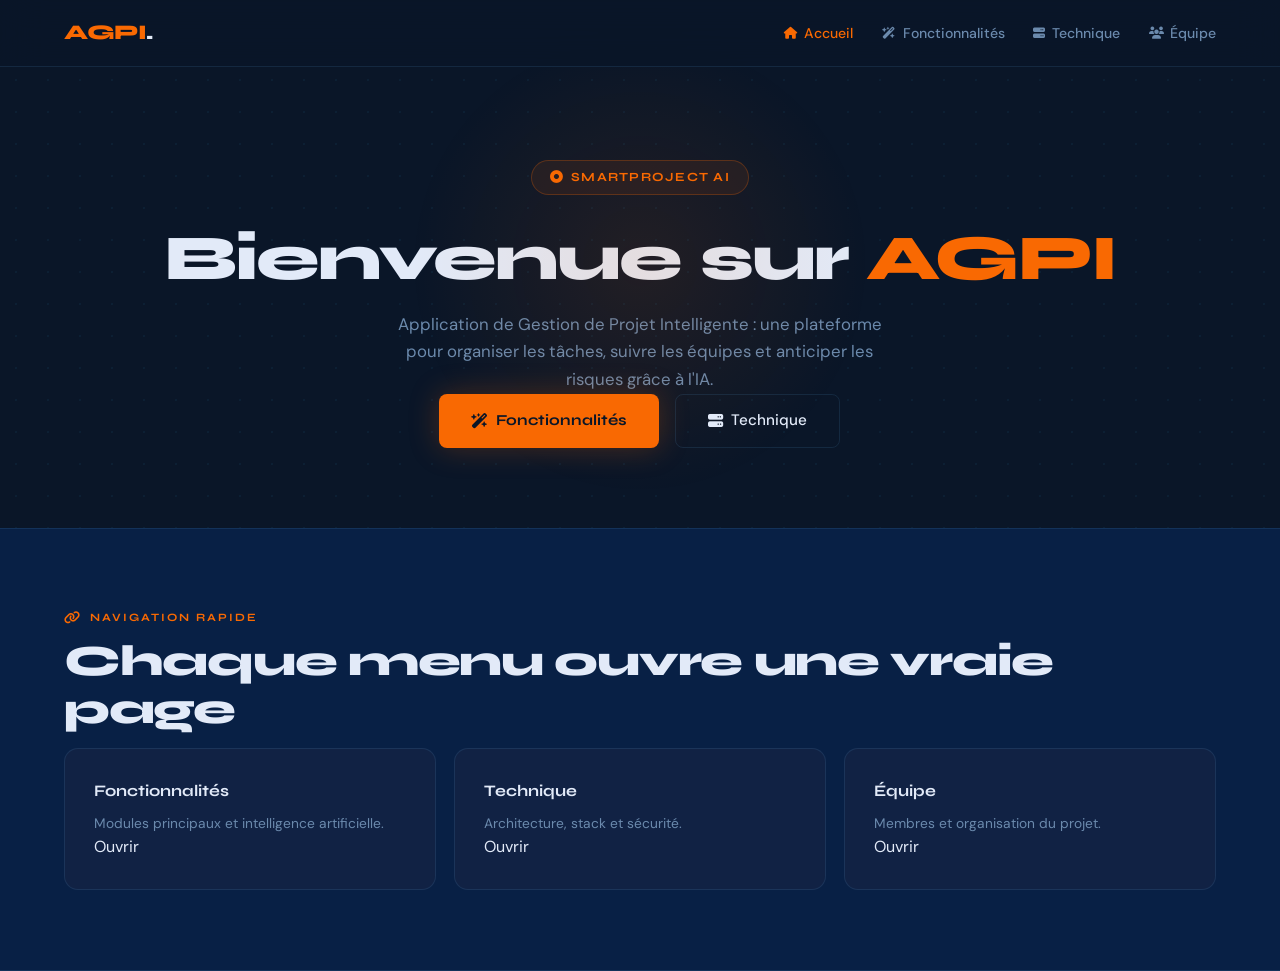
<file: index.html>
<!DOCTYPE html>
<html lang="fr">
<head>
  <meta charset="UTF-8" />
  <meta name="viewport" content="width=device-width, initial-scale=1.0" />
  <title>AGPI — Accueil</title>
  <link rel="preconnect" href="https://fonts.googleapis.com" />
  <link rel="preconnect" href="https://fonts.gstatic.com" crossorigin />
  <link href="https://fonts.googleapis.com/css2?family=Syne:wght@400;600;700;800&family=DM+Sans:wght@300;400;500&display=swap" rel="stylesheet" />
  <link rel="stylesheet" href="https://cdnjs.cloudflare.com/ajax/libs/font-awesome/6.5.1/css/all.min.css" />
  <link rel="stylesheet" href="style.css" />
</head>
<body>
<nav class="page-nav">
  <a href="index.html" class="nav-logo">AGPI<span>.</span></a>
  <ul class="nav-links">
    <li><a href="index.html" class="active"><i class="fa-solid fa-house"></i> Accueil</a></li>
    <li><a href="pages/fonctionnalites.html"><i class="fa-solid fa-wand-magic-sparkles"></i> Fonctionnalités</a></li>
    <li><a href="pages/technique.html"><i class="fa-solid fa-server"></i> Technique</a></li>
    <li><a href="pages/equipe.html"><i class="fa-solid fa-users"></i> Équipe</a></li>
  </ul>
</nav>

<section class="page-hero">
  <div class="hero-glow"></div>
  <div>
    <div class="hero-badge"><i class="fa-solid fa-circle-dot"></i> SmartProject AI</div>
    <h1>Bienvenue sur <span class="line-accent">AGPI</span></h1>
    <p>Application de Gestion de Projet Intelligente : une plateforme pour organiser les tâches, suivre les équipes et anticiper les risques grâce à l'IA.</p>
    <div class="hero-actions">
      <a href="pages/fonctionnalites.html" class="btn-primary"><i class="fa-solid fa-wand-magic-sparkles"></i> Fonctionnalités</a>
      <a href="pages/technique.html" class="btn-ghost"><i class="fa-solid fa-server"></i> Technique</a>
    </div>
  </div>
</section>

<section class="section-surface">
  <p class="section-label"><i class="fa-solid fa-link"></i> Navigation rapide</p>
  <h2 class="section-title">Chaque menu ouvre une vraie page</h2>
  <div class="features-grid">
    <div class="feature-card"><h3>Fonctionnalités</h3><p>Modules principaux et intelligence artificielle.</p><a href="pages/fonctionnalites.html">Ouvrir</a></div>
    <div class="feature-card"><h3>Technique</h3><p>Architecture, stack et sécurité.</p><a href="pages/technique.html">Ouvrir</a></div>
    <div class="feature-card"><h3>Équipe</h3><p>Membres et organisation du projet.</p><a href="pages/equipe.html">Ouvrir</a></div>
  </div>
</section>
</body>
</html>
</file>
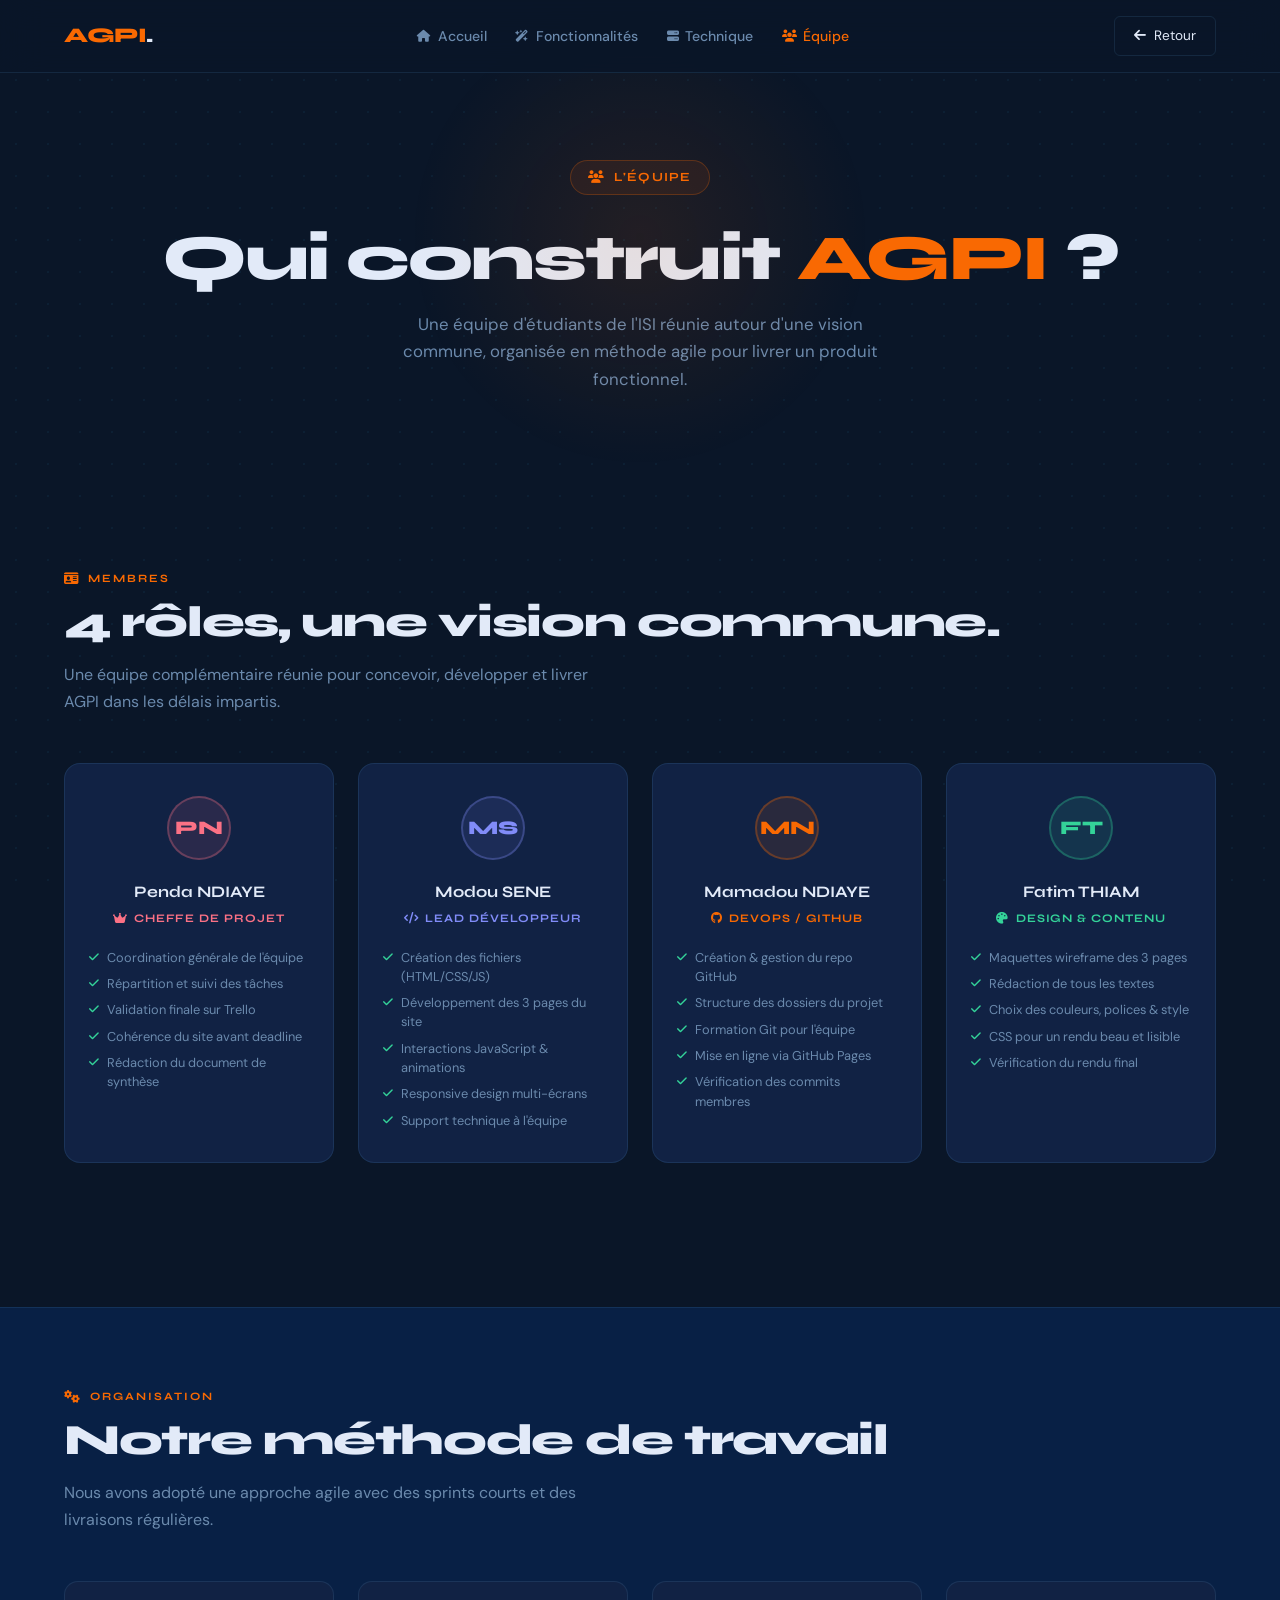
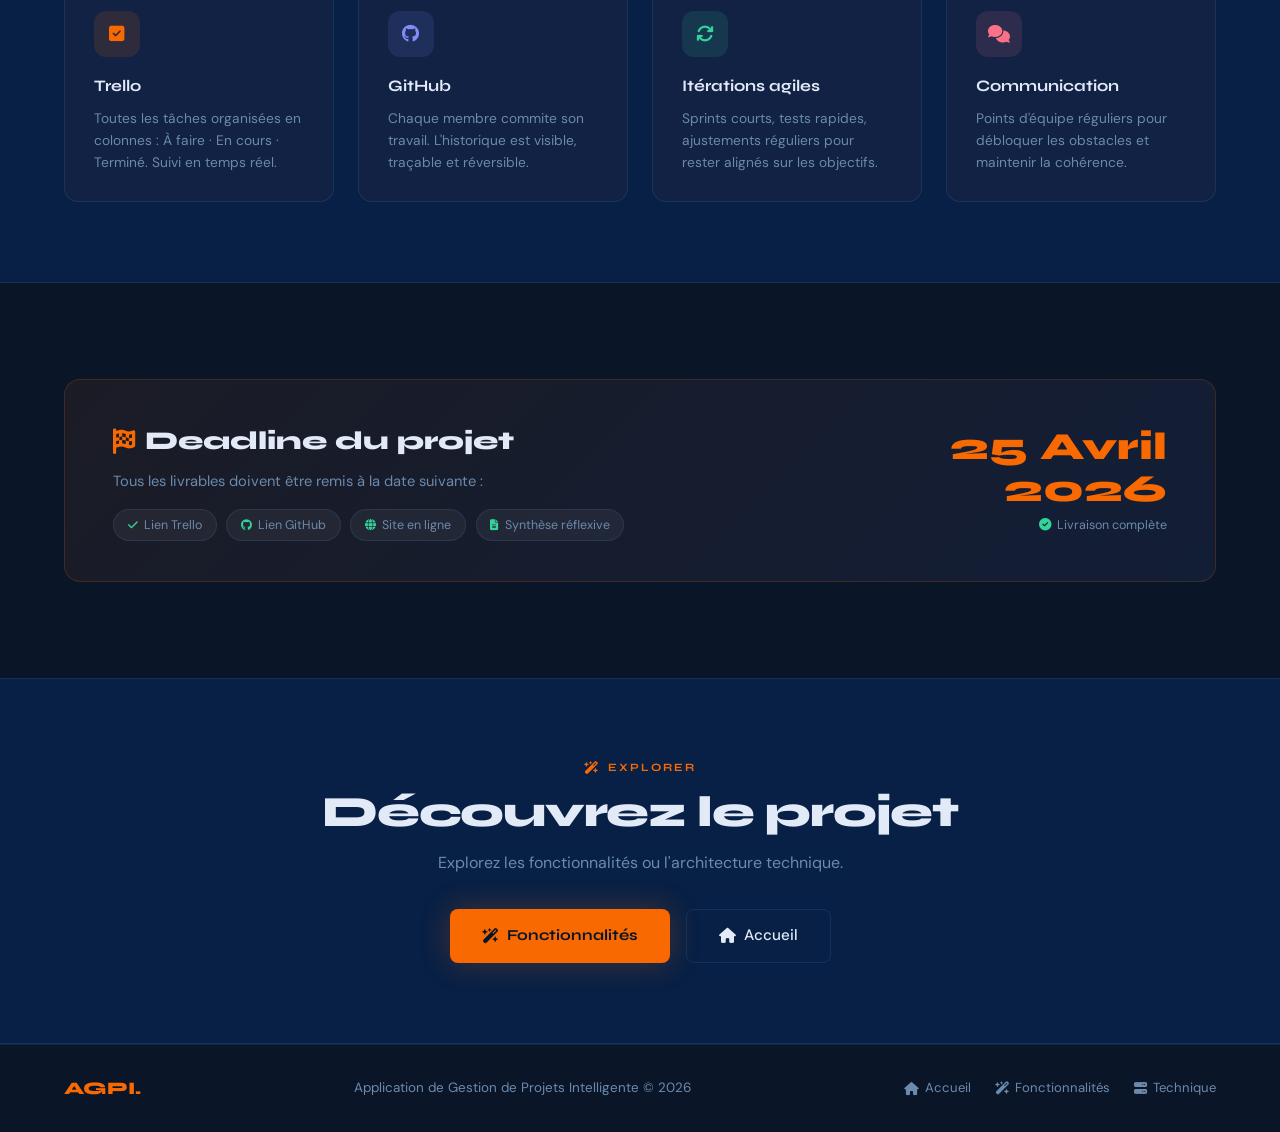
<file: pages/equipe.html>
<!DOCTYPE html>
<html lang="fr">
<head>
  <meta charset="UTF-8"/>
  <meta name="viewport" content="width=device-width, initial-scale=1.0"/>
  <title>Équipe — AGPI</title>
  <link rel="preconnect" href="https://fonts.googleapis.com"/>
  <link rel="preconnect" href="https://fonts.gstatic.com" crossorigin/>
  <link href="https://fonts.googleapis.com/css2?family=Syne:wght@400;600;700;800&family=DM+Sans:ital,opsz,wght@0,9..40,300;0,9..40,400;0,9..40,500;1,9..40,300&display=swap" rel="stylesheet"/>
  <link rel="stylesheet" href="https://cdnjs.cloudflare.com/ajax/libs/font-awesome/6.5.1/css/all.min.css"/>
  <link rel="stylesheet" href="../style.css"/>
</head>
<body>

<!-- NAV -->
<nav class="page-nav">
  <a href="../index.html" class="nav-logo">AGPI<span>.</span></a>
  <ul class="nav-links">
    <li><a href="../index.html"><i class="fa-solid fa-house"></i> Accueil</a></li>
    <li><a href="fonctionnalites.html"><i class="fa-solid fa-wand-magic-sparkles"></i> Fonctionnalités</a></li>
    <li><a href="technique.html"><i class="fa-solid fa-server"></i> Technique</a></li>
    <li><a href="equipe.html" class="active"><i class="fa-solid fa-users"></i> Équipe</a></li>
  </ul>
  <a href="../index.html" class="nav-back"><i class="fa-solid fa-arrow-left"></i> Retour</a>
</nav>

<!-- PAGE HERO -->
<section class="page-hero">
  <div class="hero-glow"></div>
  <div>
    <div class="hero-badge"><i class="fa-solid fa-users"></i> L'équipe</div>
    <h1>Qui construit <span class="line-accent">AGPI</span> ?</h1>
    <p>Une équipe d'étudiants de l'ISI réunie autour d'une vision commune, organisée en méthode agile pour livrer un produit fonctionnel.</p>
  </div>
</section>

<!-- MEMBRES -->
<section>
  <div style="max-width:1160px;margin:0 auto">
    <p class="section-label reveal"><i class="fa-solid fa-id-card"></i> Membres</p>
    <h2 class="section-title reveal">4 rôles, une vision commune.</h2>
    <p class="section-desc reveal">Une équipe complémentaire réunie pour concevoir, développer et livrer AGPI dans les délais impartis.</p>

    <div class="member-grid">

      <!-- Membre 1 — Cheffe de projet -->
      <div class="member-card reveal">
        <div class="member-avatar" style="background:rgba(251,113,133,.1);border-color:rgba(251,113,133,.3);color:var(--accent3)">PN</div>
        <p class="member-name">Penda NDIAYE</p>
        <p class="member-role" style="color:var(--accent3)"><i class="fa-solid fa-crown"></i> Cheffe de Projet</p>
        <ul class="member-tasks">
          <li><i class="fa-solid fa-check"></i> Coordination générale de l'équipe</li>
          <li><i class="fa-solid fa-check"></i> Répartition et suivi des tâches</li>
          <li><i class="fa-solid fa-check"></i> Validation finale sur Trello</li>
          <li><i class="fa-solid fa-check"></i> Cohérence du site avant deadline</li>
          <li><i class="fa-solid fa-check"></i> Rédaction du document de synthèse</li>
        </ul>
      </div>

      <!-- Membre 2 — Lead Développeur -->
      <div class="member-card reveal" style="transition-delay:.08s">
        <div class="member-avatar" style="background:rgba(129,140,248,.1);border-color:rgba(129,140,248,.3);color:var(--accent2)">MS</div>
        <p class="member-name">Modou SENE</p>
        <p class="member-role" style="color:var(--accent2)"><i class="fa-solid fa-code"></i> Lead Développeur</p>
        <ul class="member-tasks">
          <li><i class="fa-solid fa-check"></i> Création des fichiers (HTML/CSS/JS)</li>
          <li><i class="fa-solid fa-check"></i> Développement des 3 pages du site</li>
          <li><i class="fa-solid fa-check"></i> Interactions JavaScript & animations</li>
          <li><i class="fa-solid fa-check"></i> Responsive design multi-écrans</li>
          <li><i class="fa-solid fa-check"></i> Support technique à l'équipe</li>
        </ul>
      </div>

      <!-- Membre 3 — DevOps / GitHub -->
      <div class="member-card reveal" style="transition-delay:.16s">
        <div class="member-avatar" style="background:rgba(249,105,2,.1);border-color:rgba(249,105,2,.3);color:var(--accent)">MN</div>
        <p class="member-name">Mamadou NDIAYE</p>
        <p class="member-role" style="color:var(--accent)"><i class="fa-brands fa-github"></i> DevOps / GitHub</p>
        <ul class="member-tasks">
          <li><i class="fa-solid fa-check"></i> Création & gestion du repo GitHub</li>
          <li><i class="fa-solid fa-check"></i> Structure des dossiers du projet</li>
          <li><i class="fa-solid fa-check"></i> Formation Git pour l'équipe</li>
          <li><i class="fa-solid fa-check"></i> Mise en ligne via GitHub Pages</li>
          <li><i class="fa-solid fa-check"></i> Vérification des commits membres</li>
        </ul>
      </div>

      <!-- Membre 4 — Design & Contenu -->
      <div class="member-card reveal" style="transition-delay:.24s">
        <div class="member-avatar" style="background:rgba(52,211,153,.1);border-color:rgba(52,211,153,.3);color:var(--accent4)">FT</div>
        <p class="member-name">Fatim THIAM</p>
        <p class="member-role" style="color:var(--accent4)"><i class="fa-solid fa-palette"></i> Design & Contenu</p>
        <ul class="member-tasks">
          <li><i class="fa-solid fa-check"></i> Maquettes wireframe des 3 pages</li>
          <li><i class="fa-solid fa-check"></i> Rédaction de tous les textes</li>
          <li><i class="fa-solid fa-check"></i> Choix des couleurs, polices & style</li>
          <li><i class="fa-solid fa-check"></i> CSS pour un rendu beau et lisible</li>
          <li><i class="fa-solid fa-check"></i> Vérification du rendu final</li>
        </ul>
      </div>

    </div>
  </div>
</section>

<!-- MÉTHODE -->
<section class="section-surface">
  <div>
    <p class="section-label reveal"><i class="fa-solid fa-gears"></i> Organisation</p>
    <h2 class="section-title reveal">Notre méthode de travail</h2>
    <p class="section-desc reveal">Nous avons adopté une approche agile avec des sprints courts et des livraisons régulières.</p>

    <div style="display:grid;grid-template-columns:repeat(auto-fit,minmax(220px,1fr));gap:1.5rem">
      <div class="feature-card reveal">
        <div class="feature-icon-wrap icon-core"><i class="fa-solid fa-check-square"></i></div>
        <h3>Trello</h3>
        <p>Toutes les tâches organisées en colonnes : À faire · En cours · Terminé. Suivi en temps réel.</p>
      </div>
      <div class="feature-card reveal" style="transition-delay:.1s">
        <div class="feature-icon-wrap icon-ai"><i class="fa-brands fa-github"></i></div>
        <h3>GitHub</h3>
        <p>Chaque membre commite son travail. L'historique est visible, traçable et réversible.</p>
      </div>
      <div class="feature-card reveal" style="transition-delay:.2s">
        <div class="feature-icon-wrap icon-green"><i class="fa-solid fa-arrows-rotate"></i></div>
        <h3>Itérations agiles</h3>
        <p>Sprints courts, tests rapides, ajustements réguliers pour rester alignés sur les objectifs.</p>
      </div>
      <div class="feature-card reveal" style="transition-delay:.3s">
        <div class="feature-icon-wrap icon-red"><i class="fa-solid fa-comments"></i></div>
        <h3>Communication</h3>
        <p>Points d'équipe réguliers pour débloquer les obstacles et maintenir la cohérence.</p>
      </div>
    </div>
  </div>
</section>

<!-- DEADLINE -->
<section>
  <div style="max-width:1160px;margin:0 auto">
    <div class="deadline-banner reveal">
      <div class="deadline-text">
        <h2><i class="fa-solid fa-flag-checkered"></i> Deadline du projet</h2>
        <p>Tous les livrables doivent être remis à la date suivante :</p>
        <div class="deliverables">
          <span class="deliv-tag"><i class="fa-solid fa-check"></i> Lien Trello</span>
          <span class="deliv-tag"><i class="fa-brands fa-github"></i> Lien GitHub</span>
          <span class="deliv-tag"><i class="fa-solid fa-globe"></i> Site en ligne</span>
          <span class="deliv-tag"><i class="fa-solid fa-file-lines"></i> Synthèse réflexive</span>
        </div>
      </div>
      <div class="deadline-date">
        <div class="big-date">25 Avril<br>2026</div>
        <div class="deadline-sub"><i class="fa-solid fa-circle-check"></i> Livraison complète</div>
      </div>
    </div>
  </div>
</section>

<!-- CTA -->
<section class="section-surface">
  <div>
    <div style="text-align:center">
      <p class="section-label" style="justify-content:center"><i class="fa-solid fa-wand-magic-sparkles"></i> Explorer</p>
      <h2 class="section-title" style="text-align:center">Découvrez le projet</h2>
      <p style="color:var(--muted);text-align:center;margin-bottom:2rem">Explorez les fonctionnalités ou l'architecture technique.</p>
      <div style="display:flex;gap:1rem;justify-content:center;flex-wrap:wrap;">
        <a href="fonctionnalites.html" class="btn-primary"><i class="fa-solid fa-wand-magic-sparkles"></i> Fonctionnalités</a>
        <a href="../index.html" class="btn-ghost"><i class="fa-solid fa-house"></i> Accueil</a>
      </div>
    </div>
  </div>
</section>

<!-- FOOTER -->
<footer>
  <div class="footer-logo">AGPI.</div>
  <span>Application de Gestion de Projets Intelligente &copy; 2026</span>
  <div class="footer-links">
    <a href="../index.html"><i class="fa-solid fa-house"></i> Accueil</a>
    <a href="fonctionnalites.html"><i class="fa-solid fa-wand-magic-sparkles"></i> Fonctionnalités</a>
    <a href="technique.html"><i class="fa-solid fa-server"></i> Technique</a>
  </div>
</footer>

<script>
  const reveals = document.querySelectorAll('.reveal');
  const io = new IntersectionObserver(entries => {
    entries.forEach(e => { if (e.isIntersecting) { e.target.classList.add('visible'); io.unobserve(e.target); } });
  }, { threshold: 0.1 });
  reveals.forEach(el => io.observe(el));
</script>
</body>
</html>
</file>
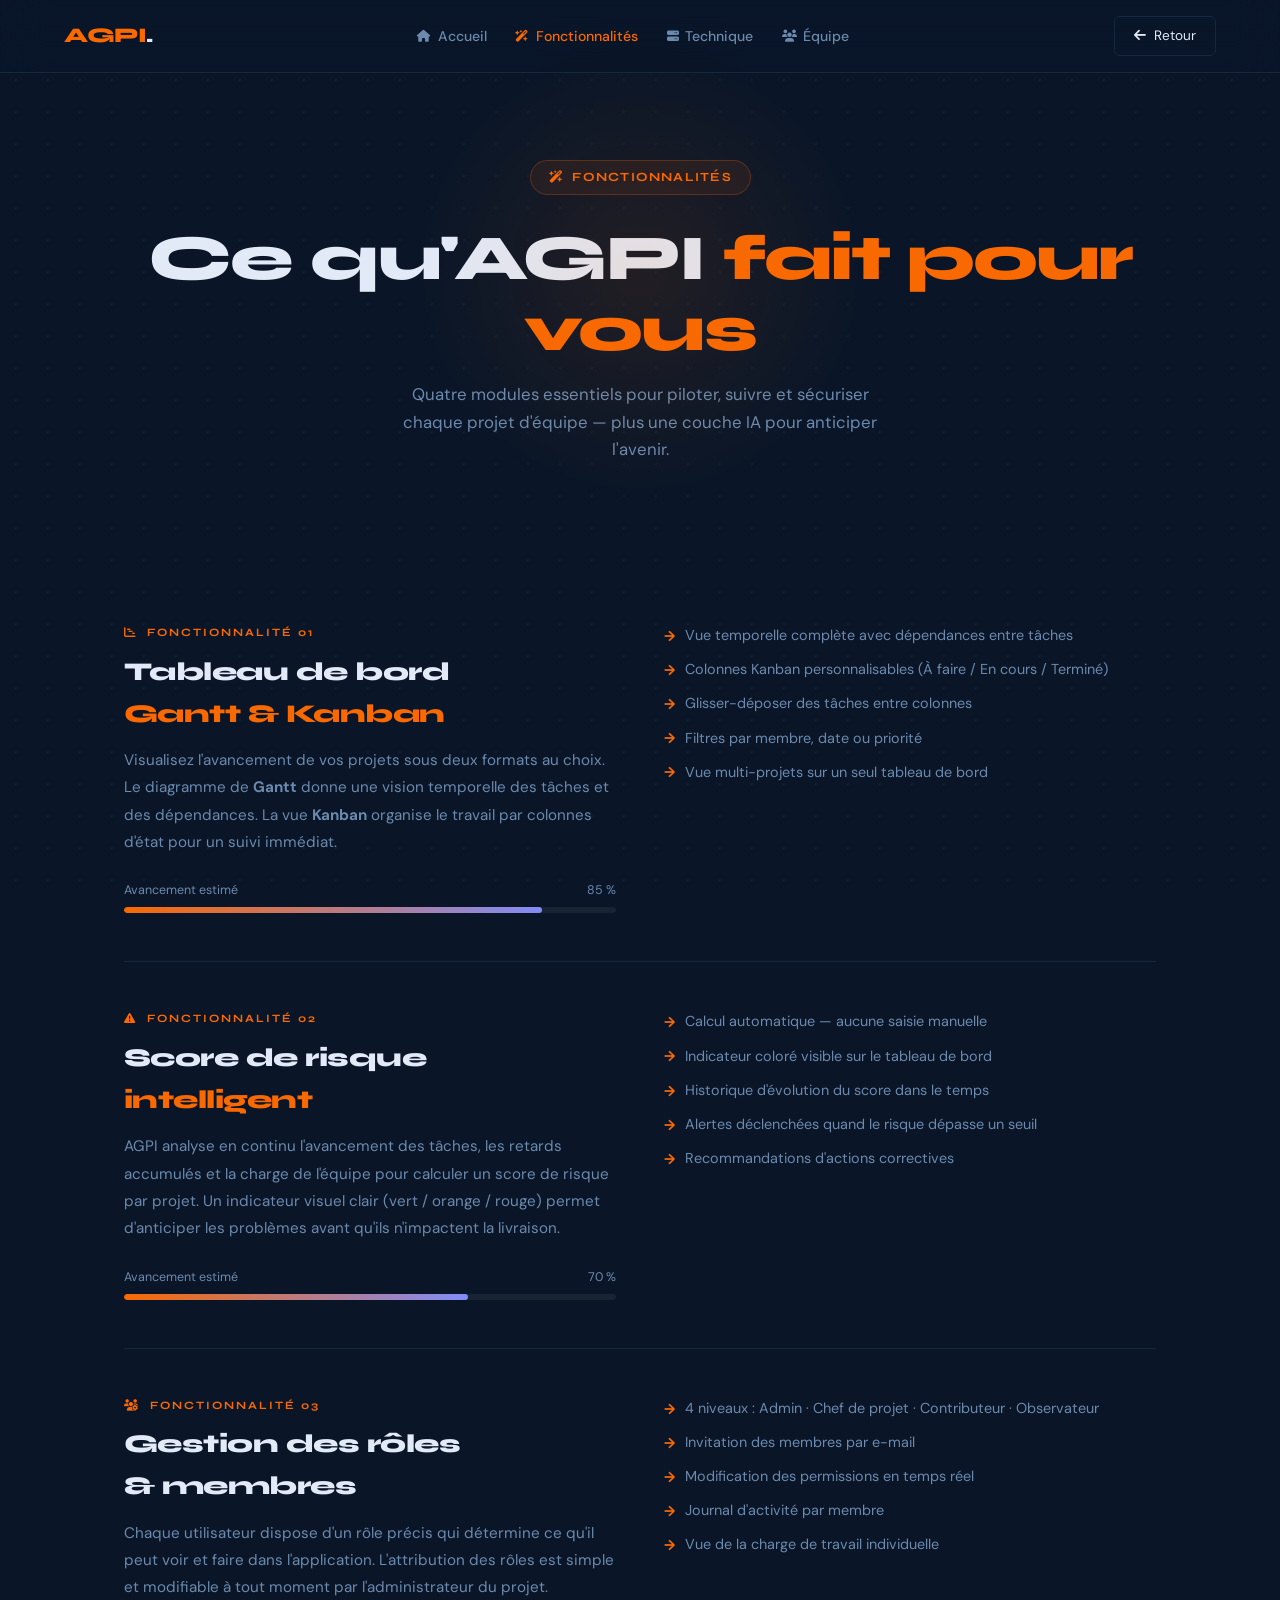
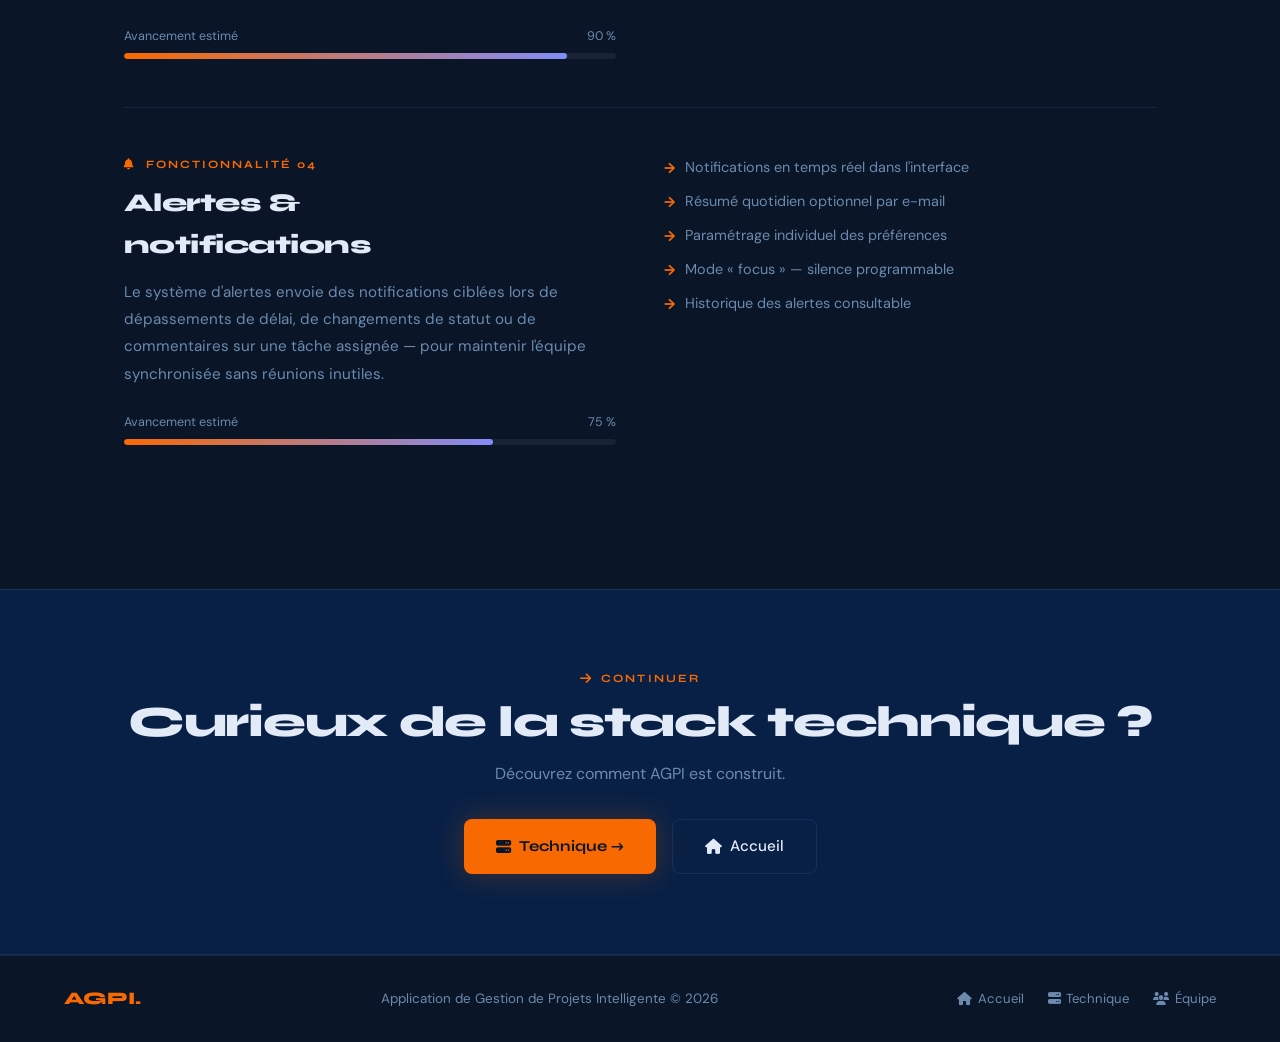
<file: pages/fonctionnalites.html>
<!DOCTYPE html>
<html lang="fr">
<head>
  <meta charset="UTF-8"/>
  <meta name="viewport" content="width=device-width, initial-scale=1.0"/>
  <title>Fonctionnalités — AGPI</title>
  <link rel="preconnect" href="https://fonts.googleapis.com"/>
  <link rel="preconnect" href="https://fonts.gstatic.com" crossorigin/>
  <link href="https://fonts.googleapis.com/css2?family=Syne:wght@400;600;700;800&family=DM+Sans:ital,opsz,wght@0,9..40,300;0,9..40,400;0,9..40,500;1,9..40,300&display=swap" rel="stylesheet"/>
  <link rel="stylesheet" href="https://cdnjs.cloudflare.com/ajax/libs/font-awesome/6.5.1/css/all.min.css"/>
  <link rel="stylesheet" href="../style.css"/>
</head>
<body>

<!-- NAV -->
<nav class="page-nav">
  <a href="../index.html" class="nav-logo">AGPI<span>.</span></a>
  <ul class="nav-links">
    <li><a href="../index.html"><i class="fa-solid fa-house"></i> Accueil</a></li>
    <li><a href="fonctionnalites.html" class="active"><i class="fa-solid fa-wand-magic-sparkles"></i> Fonctionnalités</a></li>
    <li><a href="technique.html"><i class="fa-solid fa-server"></i> Technique</a></li>
    <li><a href="equipe.html"><i class="fa-solid fa-users"></i> Équipe</a></li>
  </ul>
  <a href="../index.html" class="nav-back"><i class="fa-solid fa-arrow-left"></i> Retour</a>
</nav>

<!-- PAGE HERO -->
<section class="page-hero">
  <div class="hero-glow"></div>
  <div>
    <div class="hero-badge"><i class="fa-solid fa-wand-magic-sparkles"></i> Fonctionnalités</div>
    <h1>Ce qu'AGPI <span class="line-accent">fait pour vous</span></h1>
    <p>Quatre modules essentiels pour piloter, suivre et sécuriser chaque projet d'équipe — plus une couche IA pour anticiper l'avenir.</p>
  </div>
</section>

<!-- CONTENT -->
<div class="page-content">

  <!-- Fonctionnalité 1 — Gantt & Kanban -->
  <div class="func-block">
    <div class="reveal">
      <p class="func-num"><i class="fa-solid fa-chart-gantt"></i> &nbsp;Fonctionnalité 01</p>
      <h2 class="func-name">Tableau de bord<br/><span class="line-accent">Gantt & Kanban</span></h2>
      <p class="func-desc">
        Visualisez l'avancement de vos projets sous deux formats au choix.
        Le diagramme de <strong>Gantt</strong> donne une vision temporelle des tâches
        et des dépendances. La vue <strong>Kanban</strong> organise le travail par colonnes
        d'état pour un suivi immédiat.
      </p>
      <div class="progress-wrap">
        <div class="progress-label">
          <span>Avancement estimé</span>
          <span>85 %</span>
        </div>
        <div class="progress-track">
          <div class="progress-fill" data-width="85"></div>
        </div>
      </div>
    </div>
    <ul class="benefits reveal" style="transition-delay:.12s">
      <li>Vue temporelle complète avec dépendances entre tâches</li>
      <li>Colonnes Kanban personnalisables (À faire / En cours / Terminé)</li>
      <li>Glisser-déposer des tâches entre colonnes</li>
      <li>Filtres par membre, date ou priorité</li>
      <li>Vue multi-projets sur un seul tableau de bord</li>
    </ul>
  </div>

  <!-- Fonctionnalité 2 — Score de risque -->
  <div class="func-block">
    <div class="reveal">
      <p class="func-num"><i class="fa-solid fa-triangle-exclamation"></i> &nbsp;Fonctionnalité 02</p>
      <h2 class="func-name">Score de risque<br/><span class="line-accent">intelligent</span></h2>
      <p class="func-desc">
        AGPI analyse en continu l'avancement des tâches, les retards accumulés
        et la charge de l'équipe pour calculer un score de risque par projet.
        Un indicateur visuel clair (vert / orange / rouge) permet d'anticiper les
        problèmes avant qu'ils n'impactent la livraison.
      </p>
      <div class="progress-wrap">
        <div class="progress-label"><span>Avancement estimé</span><span>70 %</span></div>
        <div class="progress-track">
          <div class="progress-fill" data-width="70"></div>
        </div>
      </div>
    </div>
    <ul class="benefits reveal" style="transition-delay:.12s">
      <li>Calcul automatique — aucune saisie manuelle</li>
      <li>Indicateur coloré visible sur le tableau de bord</li>
      <li>Historique d'évolution du score dans le temps</li>
      <li>Alertes déclenchées quand le risque dépasse un seuil</li>
      <li>Recommandations d'actions correctives</li>
    </ul>
  </div>

  <!-- Fonctionnalité 3 — Rôles & membres -->
  <div class="func-block">
    <div class="reveal">
      <p class="func-num"><i class="fa-solid fa-users-gear"></i> &nbsp;Fonctionnalité 03</p>
      <h2 class="func-name">Gestion des rôles<br/>&amp; membres</h2>
      <p class="func-desc">
        Chaque utilisateur dispose d'un rôle précis qui détermine ce qu'il peut
        voir et faire dans l'application. L'attribution des rôles est simple et
        modifiable à tout moment par l'administrateur du projet.
      </p>
      <div class="progress-wrap">
        <div class="progress-label"><span>Avancement estimé</span><span>90 %</span></div>
        <div class="progress-track">
          <div class="progress-fill" data-width="90"></div>
        </div>
      </div>
    </div>
    <ul class="benefits reveal" style="transition-delay:.12s">
      <li>4 niveaux : Admin · Chef de projet · Contributeur · Observateur</li>
      <li>Invitation des membres par e-mail</li>
      <li>Modification des permissions en temps réel</li>
      <li>Journal d'activité par membre</li>
      <li>Vue de la charge de travail individuelle</li>
    </ul>
  </div>

  <!-- Fonctionnalité 4 — Alertes automatiques -->
  <div class="func-block">
    <div class="reveal">
      <p class="func-num"><i class="fa-solid fa-bell"></i> &nbsp;Fonctionnalité 04</p>
      <h2 class="func-name">Alertes &amp;<br/>notifications</h2>
      <p class="func-desc">
        Le système d'alertes envoie des notifications ciblées lors de
        dépassements de délai, de changements de statut ou de commentaires sur
        une tâche assignée — pour maintenir l'équipe synchronisée sans réunions
        inutiles.
      </p>
      <div class="progress-wrap">
        <div class="progress-label"><span>Avancement estimé</span><span>75 %</span></div>
        <div class="progress-track">
          <div class="progress-fill" data-width="75"></div>
        </div>
      </div>
    </div>
    <ul class="benefits reveal" style="transition-delay:.12s">
      <li>Notifications en temps réel dans l'interface</li>
      <li>Résumé quotidien optionnel par e-mail</li>
      <li>Paramétrage individuel des préférences</li>
      <li>Mode « focus » — silence programmable</li>
      <li>Historique des alertes consultable</li>
    </ul>
  </div>

</div>

<!-- CTA -->
<section class="section-surface">
  <div>
    <div style="text-align:center">
      <p class="section-label" style="justify-content:center"><i class="fa-solid fa-arrow-right"></i> Continuer</p>
      <h2 class="section-title" style="text-align:center">Curieux de la stack technique ?</h2>
      <p style="color:var(--muted);text-align:center;margin-bottom:2rem">Découvrez comment AGPI est construit.</p>
      <div style="display:flex;gap:1rem;justify-content:center;flex-wrap:wrap;">
        <a href="technique.html" class="btn-primary"><i class="fa-solid fa-server"></i> Technique →</a>
        <a href="../index.html" class="btn-ghost"><i class="fa-solid fa-house"></i> Accueil</a>
      </div>
    </div>
  </div>
</section>

<!-- FOOTER -->
<footer>
  <div class="footer-logo">AGPI.</div>
  <span>Application de Gestion de Projets Intelligente &copy; 2026</span>
  <div class="footer-links">
    <a href="../index.html"><i class="fa-solid fa-house"></i> Accueil</a>
    <a href="technique.html"><i class="fa-solid fa-server"></i> Technique</a>
    <a href="equipe.html"><i class="fa-solid fa-users"></i> Équipe</a>
  </div>
</footer>

<script>
  const reveals = document.querySelectorAll('.reveal');
  const io = new IntersectionObserver(entries => {
    entries.forEach(e => { if (e.isIntersecting) { e.target.classList.add('visible'); io.unobserve(e.target); } });
  }, { threshold: 0.1 });
  reveals.forEach(el => io.observe(el));

  document.querySelectorAll('.progress-fill').forEach(fill => {
    const obs = new IntersectionObserver(entries => {
      entries.forEach(e => {
        if (e.isIntersecting) {
          fill.style.width = fill.getAttribute('data-width') + '%';
          obs.unobserve(fill);
        }
      });
    }, { threshold: 0.4 });
    obs.observe(fill);
  });
</script>
</body>
</html>
</file>
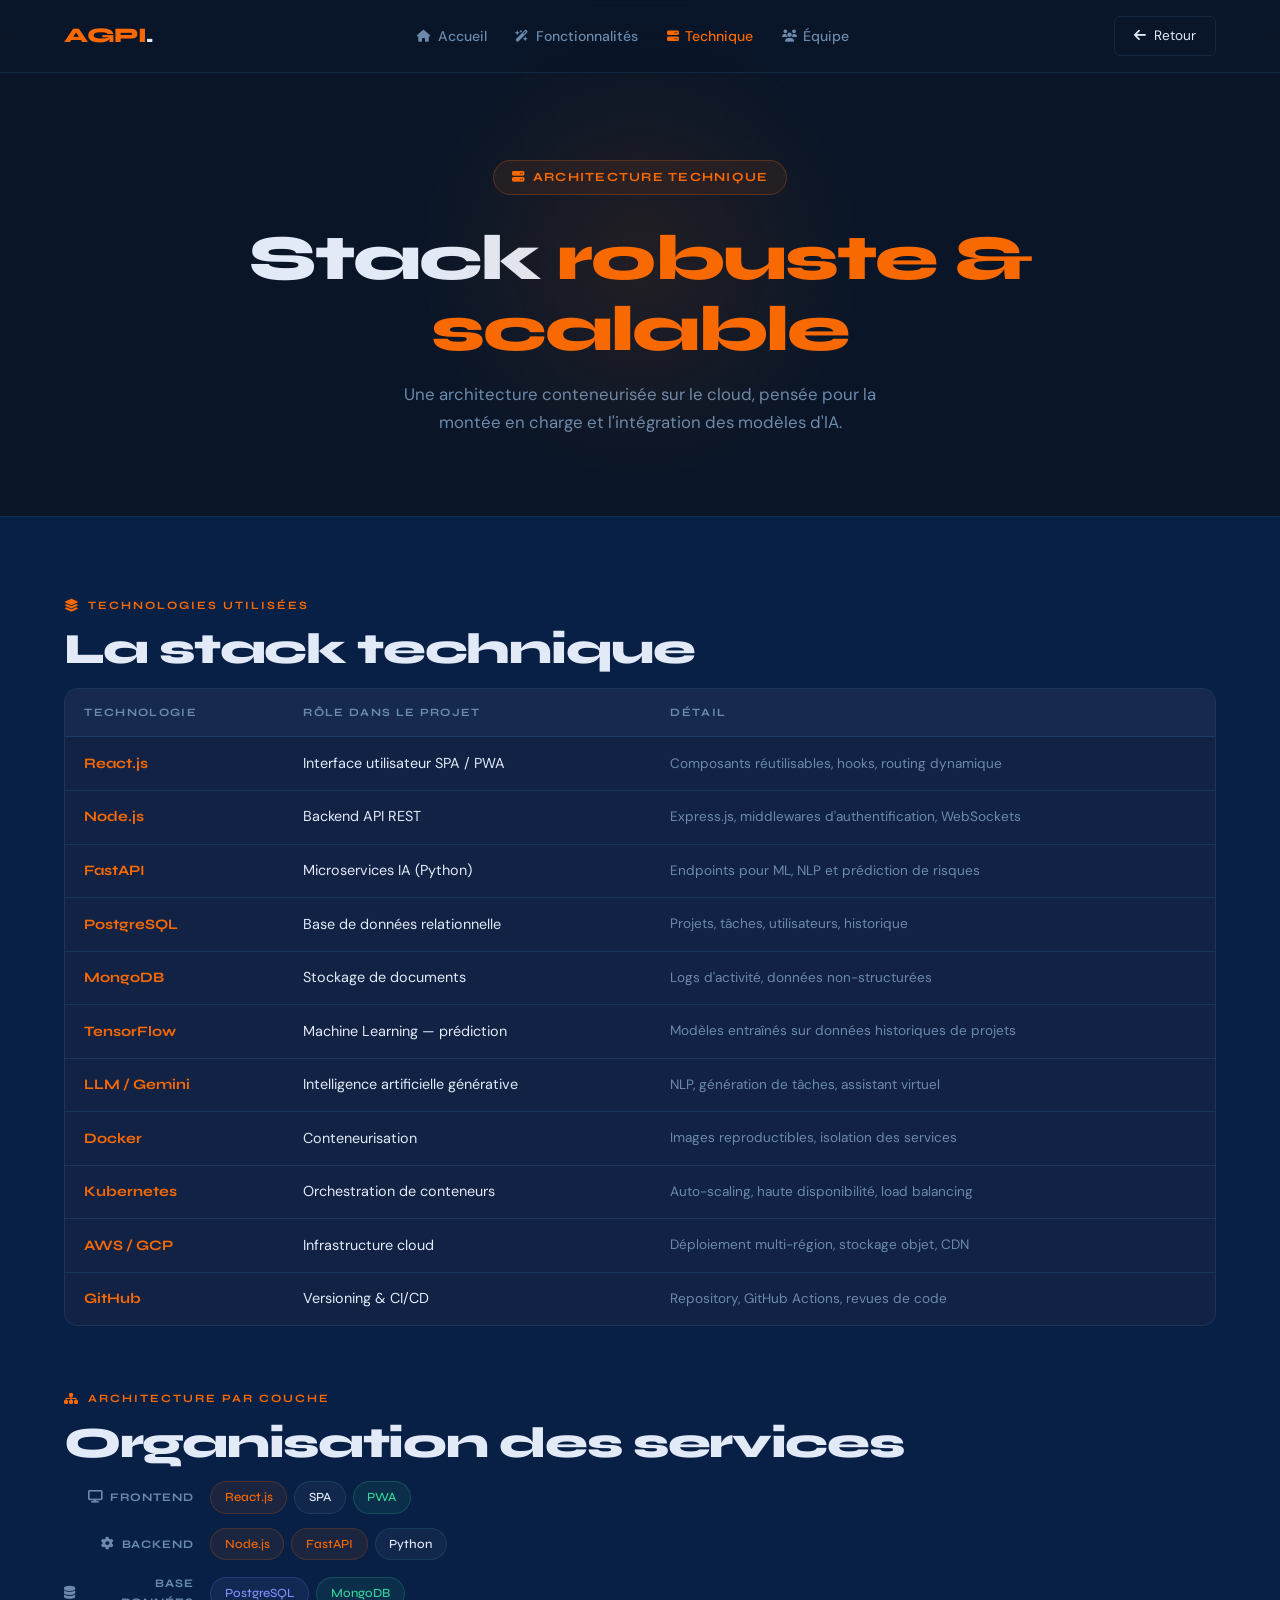
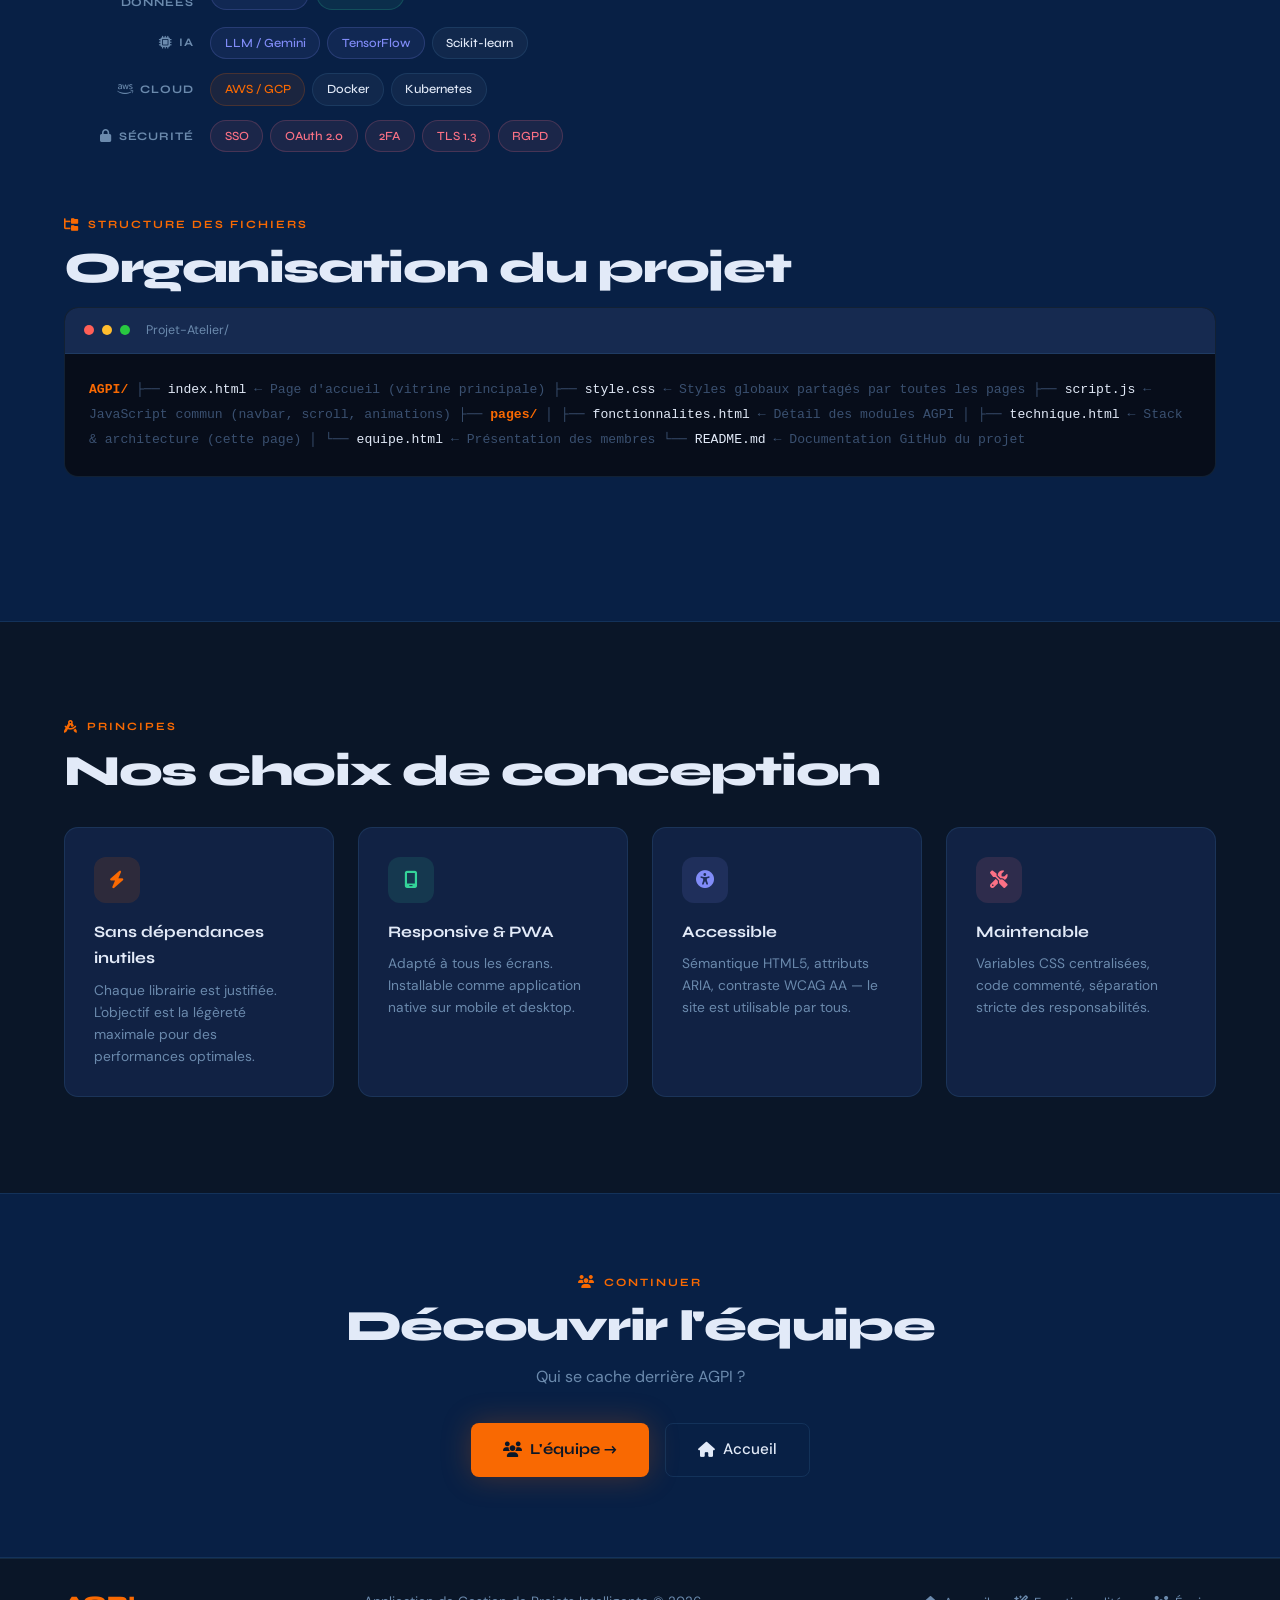
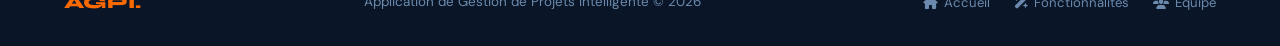
<file: pages/technique.html>
<!DOCTYPE html>
<html lang="fr">
<head>
  <meta charset="UTF-8"/>
  <meta name="viewport" content="width=device-width, initial-scale=1.0"/>
  <title>Technique — AGPI</title>
  <link rel="preconnect" href="https://fonts.googleapis.com"/>
  <link rel="preconnect" href="https://fonts.gstatic.com" crossorigin/>
  <link href="https://fonts.googleapis.com/css2?family=Syne:wght@400;600;700;800&family=DM+Sans:ital,opsz,wght@0,9..40,300;0,9..40,400;0,9..40,500;1,9..40,300&display=swap" rel="stylesheet"/>
  <link rel="stylesheet" href="https://cdnjs.cloudflare.com/ajax/libs/font-awesome/6.5.1/css/all.min.css"/>
  <link rel="stylesheet" href="../style.css"/>
</head>
<body>

<!-- NAV -->
<nav class="page-nav">
  <a href="../index.html" class="nav-logo">AGPI<span>.</span></a>
  <ul class="nav-links">
    <li><a href="../index.html"><i class="fa-solid fa-house"></i> Accueil</a></li>
    <li><a href="fonctionnalites.html"><i class="fa-solid fa-wand-magic-sparkles"></i> Fonctionnalités</a></li>
    <li><a href="technique.html" class="active"><i class="fa-solid fa-server"></i> Technique</a></li>
    <li><a href="equipe.html"><i class="fa-solid fa-users"></i> Équipe</a></li>
  </ul>
  <a href="../index.html" class="nav-back"><i class="fa-solid fa-arrow-left"></i> Retour</a>
</nav>

<!-- PAGE HERO -->
<section class="page-hero">
  <div class="hero-glow"></div>
  <div>
    <div class="hero-badge"><i class="fa-solid fa-server"></i> Architecture Technique</div>
    <h1>Stack <span class="line-accent">robuste & scalable</span></h1>
    <p>Une architecture conteneurisée sur le cloud, pensée pour la montée en charge et l'intégration des modèles d'IA.</p>
  </div>
</section>

<!-- TECH TABLE -->
<div class="tech-section">
  <div>
    <p class="section-label reveal"><i class="fa-solid fa-layer-group"></i> Technologies utilisées</p>
    <h2 class="section-title reveal">La stack technique</h2>
    <div class="tech-table-wrap reveal" style="transition-delay:.1s">
      <table>
        <thead>
          <tr>
            <th>Technologie</th>
            <th>Rôle dans le projet</th>
            <th>Détail</th>
          </tr>
        </thead>
        <tbody>
          <tr>
            <td>React.js</td>
            <td>Interface utilisateur SPA / PWA</td>
            <td>Composants réutilisables, hooks, routing dynamique</td>
          </tr>
          <tr>
            <td>Node.js</td>
            <td>Backend API REST</td>
            <td>Express.js, middlewares d'authentification, WebSockets</td>
          </tr>
          <tr>
            <td>FastAPI</td>
            <td>Microservices IA (Python)</td>
            <td>Endpoints pour ML, NLP et prédiction de risques</td>
          </tr>
          <tr>
            <td>PostgreSQL</td>
            <td>Base de données relationnelle</td>
            <td>Projets, tâches, utilisateurs, historique</td>
          </tr>
          <tr>
            <td>MongoDB</td>
            <td>Stockage de documents</td>
            <td>Logs d'activité, données non-structurées</td>
          </tr>
          <tr>
            <td>TensorFlow</td>
            <td>Machine Learning — prédiction</td>
            <td>Modèles entraînés sur données historiques de projets</td>
          </tr>
          <tr>
            <td>LLM / Gemini</td>
            <td>Intelligence artificielle générative</td>
            <td>NLP, génération de tâches, assistant virtuel</td>
          </tr>
          <tr>
            <td>Docker</td>
            <td>Conteneurisation</td>
            <td>Images reproductibles, isolation des services</td>
          </tr>
          <tr>
            <td>Kubernetes</td>
            <td>Orchestration de conteneurs</td>
            <td>Auto-scaling, haute disponibilité, load balancing</td>
          </tr>
          <tr>
            <td>AWS / GCP</td>
            <td>Infrastructure cloud</td>
            <td>Déploiement multi-région, stockage objet, CDN</td>
          </tr>
          <tr>
            <td>GitHub</td>
            <td>Versioning & CI/CD</td>
            <td>Repository, GitHub Actions, revues de code</td>
          </tr>
        </tbody>
      </table>
    </div>

    <!-- Architecture stack visual -->
    <p class="section-label reveal" style="margin-top:3rem"><i class="fa-solid fa-sitemap"></i> Architecture par couche</p>
    <h2 class="section-title reveal">Organisation des services</h2>
    <div class="arch-stack reveal" style="transition-delay:.1s; max-width:700px; margin-bottom:4rem">
      <div class="arch-row">
        <span class="arch-label"><i class="fa-solid fa-display"></i> Frontend</span>
        <div class="arch-pills"><span class="pill pill-blue">React.js</span><span class="pill pill-white">SPA</span><span class="pill pill-green">PWA</span></div>
      </div>
      <div class="arch-row">
        <span class="arch-label"><i class="fa-solid fa-gear"></i> Backend</span>
        <div class="arch-pills"><span class="pill pill-blue">Node.js</span><span class="pill pill-blue">FastAPI</span><span class="pill pill-white">Python</span></div>
      </div>
      <div class="arch-row">
        <span class="arch-label"><i class="fa-solid fa-database"></i> Base données</span>
        <div class="arch-pills"><span class="pill pill-purple">PostgreSQL</span><span class="pill pill-green">MongoDB</span></div>
      </div>
      <div class="arch-row">
        <span class="arch-label"><i class="fa-solid fa-microchip"></i> IA</span>
        <div class="arch-pills"><span class="pill pill-purple">LLM / Gemini</span><span class="pill pill-purple">TensorFlow</span><span class="pill pill-white">Scikit-learn</span></div>
      </div>
      <div class="arch-row">
        <span class="arch-label"><i class="fa-brands fa-aws"></i> Cloud</span>
        <div class="arch-pills"><span class="pill pill-blue">AWS / GCP</span><span class="pill pill-white">Docker</span><span class="pill pill-white">Kubernetes</span></div>
      </div>
      <div class="arch-row">
        <span class="arch-label"><i class="fa-solid fa-lock"></i> Sécurité</span>
        <div class="arch-pills"><span class="pill pill-red">SSO</span><span class="pill pill-red">OAuth 2.0</span><span class="pill pill-red">2FA</span><span class="pill pill-red">TLS 1.3</span><span class="pill pill-red">RGPD</span></div>
      </div>
    </div>

    <!-- File structure -->
    <p class="section-label reveal"><i class="fa-solid fa-folder-tree"></i> Structure des fichiers</p>
    <h2 class="section-title reveal">Organisation du projet</h2>
    <div class="terminal reveal" style="transition-delay:.1s">
      <div class="terminal-header">
        <span class="t-dot t-red"></span>
        <span class="t-dot t-yellow"></span>
        <span class="t-dot t-green"></span>
        <span style="color:var(--muted);font-size:.78rem;margin-left:.5rem;font-family:'DM Sans',sans-serif">Projet-Atelier/</span>
      </div>
      <div class="terminal-body">
<span class="t-dir">AGPI/</span>
<span class="t-comment">├──</span> <span class="t-file">index.html</span>              <span class="t-comment">← Page d'accueil (vitrine principale)</span>
<span class="t-comment">├──</span> <span class="t-file">style.css</span>               <span class="t-comment">← Styles globaux partagés par toutes les pages</span>
<span class="t-comment">├──</span> <span class="t-file">script.js</span>               <span class="t-comment">← JavaScript commun (navbar, scroll, animations)</span>
<span class="t-comment">├──</span> <span class="t-dir">pages/</span>
<span class="t-comment">│   ├──</span> <span class="t-file">fonctionnalites.html</span>    <span class="t-comment">← Détail des modules AGPI</span>
<span class="t-comment">│   ├──</span> <span class="t-file">technique.html</span>          <span class="t-comment">← Stack & architecture (cette page)</span>
<span class="t-comment">│   └──</span> <span class="t-file">equipe.html</span>             <span class="t-comment">← Présentation des membres</span>
<span class="t-comment">└──</span> <span class="t-file">README.md</span>               <span class="t-comment">← Documentation GitHub du projet</span>
      </div>
    </div>
  </div>
</div>

<!-- PRINCIPES -->
<section>
  <div style="max-width:1160px;margin:0 auto">
    <p class="section-label reveal"><i class="fa-solid fa-compass-drafting"></i> Principes</p>
    <h2 class="section-title reveal">Nos choix de conception</h2>
    <div style="display:grid;grid-template-columns:repeat(auto-fit,minmax(220px,1fr));gap:1.5rem;margin-top:2rem">
      <div class="feature-card reveal">
        <div class="feature-icon-wrap icon-core"><i class="fa-solid fa-bolt"></i></div>
        <h3>Sans dépendances inutiles</h3>
        <p>Chaque librairie est justifiée. L'objectif est la légèreté maximale pour des performances optimales.</p>
      </div>
      <div class="feature-card reveal" style="transition-delay:.1s">
        <div class="feature-icon-wrap icon-green"><i class="fa-solid fa-mobile-screen"></i></div>
        <h3>Responsive & PWA</h3>
        <p>Adapté à tous les écrans. Installable comme application native sur mobile et desktop.</p>
      </div>
      <div class="feature-card reveal" style="transition-delay:.2s">
        <div class="feature-icon-wrap icon-ai"><i class="fa-solid fa-universal-access"></i></div>
        <h3>Accessible</h3>
        <p>Sémantique HTML5, attributs ARIA, contraste WCAG AA — le site est utilisable par tous.</p>
      </div>
      <div class="feature-card reveal" style="transition-delay:.3s">
        <div class="feature-icon-wrap icon-red"><i class="fa-solid fa-screwdriver-wrench"></i></div>
        <h3>Maintenable</h3>
        <p>Variables CSS centralisées, code commenté, séparation stricte des responsabilités.</p>
      </div>
    </div>
  </div>
</section>

<!-- CTA -->
<section class="section-surface">
  <div>
    <div style="text-align:center">
      <p class="section-label" style="justify-content:center"><i class="fa-solid fa-users"></i> Continuer</p>
      <h2 class="section-title" style="text-align:center">Découvrir l'équipe</h2>
      <p style="color:var(--muted);text-align:center;margin-bottom:2rem">Qui se cache derrière AGPI ?</p>
      <div style="display:flex;gap:1rem;justify-content:center;flex-wrap:wrap;">
        <a href="equipe.html" class="btn-primary"><i class="fa-solid fa-users"></i> L'équipe →</a>
        <a href="../index.html" class="btn-ghost"><i class="fa-solid fa-house"></i> Accueil</a>
      </div>
    </div>
  </div>
</section>

<!-- FOOTER -->
<footer>
  <div class="footer-logo">AGPI.</div>
  <span>Application de Gestion de Projets Intelligente &copy; 2026</span>
  <div class="footer-links">
    <a href="../index.html"><i class="fa-solid fa-house"></i> Accueil</a>
    <a href="fonctionnalites.html"><i class="fa-solid fa-wand-magic-sparkles"></i> Fonctionnalités</a>
    <a href="equipe.html"><i class="fa-solid fa-users"></i> Équipe</a>
  </div>
</footer>

<script>
  const reveals = document.querySelectorAll('.reveal');
  const io = new IntersectionObserver(entries => {
    entries.forEach(e => { if (e.isIntersecting) { e.target.classList.add('visible'); io.unobserve(e.target); } });
  }, { threshold: 0.1 });
  reveals.forEach(el => io.observe(el));
</script>
</body>
</html>
</file>
<file: style.css>
/* ================================================================
   style.css — AGPI Site Vitrine
   Thème  : dark navy/orange, accent #f96902
   Fonts  : Syne (titres) · DM Sans (corps)
   ================================================================ */

*, *::before, *::after { box-sizing: border-box; margin: 0; padding: 0; }

:root {
  --bg:       #0a1628;
  --surface:  #082045;
  --surface2: #112244;
  --surface3: #162a50;
  --border:   rgba(99,179,237,0.12);
  --accent:   #f96902;
  --accent2:  #818cf8;
  --accent3:  #fb7185;
  --accent4:  #34d399;
  --text:     #e2eaf8;
  --muted:    #6b8aad;
  --card-glow: rgba(56,189,248,0.06);
}

html { scroll-behavior: smooth; }

body {
  background: var(--bg);
  color: var(--text);
  font-family: 'DM Sans', sans-serif;
  font-size: 16px;
  line-height: 1.65;
  overflow-x: hidden;
}

body::after {
  content: '';
  position: fixed; inset: 0;
  background-image: radial-gradient(rgba(56,189,248,0.06) 1px, transparent 1px);
  background-size: 32px 32px;
  pointer-events: none;
  z-index: 0;
}

a { text-decoration: none; color: inherit; }

/* ── NAV ── */
nav {
  position: fixed; top: 0; left: 0; right: 0; z-index: 200;
  display: flex; align-items: center; justify-content: space-between;
  padding: 1rem 5vw;
  background: rgba(10,22,40,0.85);
  backdrop-filter: blur(20px);
  border-bottom: 1px solid var(--border);
}
.nav-logo { font-family: 'Syne', sans-serif; font-weight: 800; font-size: 1.3rem; letter-spacing: -0.02em; color: var(--accent); }
.nav-logo span { color: var(--text); }
.nav-links { display: flex; gap: 1.8rem; list-style: none; }
.nav-links a { color: var(--muted); text-decoration: none; font-size: 0.88rem; font-weight: 500; transition: color 0.2s; display: flex; align-items: center; gap: 0.4rem; }
.nav-links a i { font-size: 0.75rem; }
.nav-links a:hover { color: var(--accent); }
.nav-cta { background: var(--accent); color: #0a1628; padding: 0.5rem 1.3rem; border-radius: 6px; font-weight: 700; font-size: 0.85rem; text-decoration: none; font-family: 'Syne', sans-serif; transition: all 0.2s; display: flex; align-items: center; gap: 0.5rem; }
.nav-cta:hover { opacity: 0.85; transform: translateY(-1px); box-shadow: 0 4px 20px rgba(249,105,2,0.35); }

/* Page-level nav (pages/) */
.page-nav {
  position: fixed; top: 0; left: 0; right: 0; z-index: 200;
  display: flex; align-items: center; justify-content: space-between;
  padding: 1rem 5vw;
  background: rgba(10,22,40,0.85);
  backdrop-filter: blur(20px);
  border-bottom: 1px solid var(--border);
}
.page-nav .nav-logo { font-family: 'Syne', sans-serif; font-weight: 800; font-size: 1.3rem; color: var(--accent); }
.page-nav .nav-logo span { color: var(--text); }
.page-nav .nav-links { display: flex; gap: 1.8rem; list-style: none; }
.page-nav .nav-links a { color: var(--muted); text-decoration: none; font-size: 0.88rem; font-weight: 500; transition: color 0.2s; display: flex; align-items: center; gap: 0.4rem; }
.page-nav .nav-links a:hover,
.page-nav .nav-links a.active { color: var(--accent); }
.page-nav .nav-back { background: transparent; border: 1px solid var(--border); color: var(--text); padding: 0.5rem 1.2rem; border-radius: 6px; font-size: 0.85rem; display: flex; align-items: center; gap: 0.5rem; transition: all 0.2s; }
.page-nav .nav-back:hover { border-color: rgba(249,105,2,.35); color: var(--accent); }

/* ── HERO ── */
.hero { min-height: 100vh; display: flex; align-items: center; justify-content: center; text-align: center; padding: 8rem 5vw 5rem; position: relative; overflow: hidden; z-index: 1; }
.hero-glow { position: absolute; width: 750px; height: 750px; border-radius: 50%; background: radial-gradient(circle, rgba(249,105,2,0.10) 0%, transparent 65%); top: 50%; left: 50%; transform: translate(-50%,-50%); pointer-events: none; animation: pg1 7s ease-in-out infinite; }
.hero-glow2 { position: absolute; width: 420px; height: 420px; border-radius: 50%; background: radial-gradient(circle, rgba(129,140,248,0.10) 0%, transparent 65%); top: 25%; right: 8%; pointer-events: none; animation: pg2 9s ease-in-out infinite reverse; }
@keyframes pg1 { 0%,100%{opacity:.5;transform:translate(-50%,-50%) scale(1)} 50%{opacity:1;transform:translate(-50%,-50%) scale(1.1)} }
@keyframes pg2 { 0%,100%{opacity:.4;transform:scale(1)} 50%{opacity:1;transform:scale(1.12)} }

.hero-badge { display: inline-flex; align-items: center; gap: 0.5rem; background: rgba(249,105,2,0.08); border: 1px solid rgba(249,105,2,0.25); color: var(--accent); padding: 0.4rem 1.1rem; border-radius: 100px; font-size: 0.78rem; font-weight: 700; letter-spacing: 0.1em; text-transform: uppercase; margin-bottom: 1.8rem; font-family: 'Syne', sans-serif; animation: fadeUp 0.6s ease both; }
.hero-badge i { animation: blink 1.5s ease-in-out infinite; }
@keyframes blink { 0%,100%{opacity:1} 50%{opacity:.2} }

.hero h1 { font-family: 'Syne', sans-serif; font-size: clamp(2.6rem, 6.5vw, 5.5rem); font-weight: 800; line-height: 1.06; letter-spacing: -0.04em; margin-bottom: 1.5rem; animation: fadeUp 0.7s .1s ease both; }
.line-accent { color: var(--accent); }
.hero-sub { max-width: 560px; margin: 0 auto 2.5rem; color: var(--muted); font-size: 1.05rem; line-height: 1.75; font-weight: 300; animation: fadeUp 0.7s .2s ease both; }
.hero-actions { display: flex; gap: 1rem; justify-content: center; flex-wrap: wrap; animation: fadeUp 0.7s .3s ease both; }

/* Page Hero (inner pages) */
.page-hero { min-height: 45vh; display: flex; align-items: center; justify-content: center; text-align: center; padding: 10rem 5vw 5rem; position: relative; overflow: hidden; z-index: 1; }
.page-hero .hero-glow { width: 500px; height: 500px; }
.page-hero h1 { font-family: 'Syne', sans-serif; font-size: clamp(2.2rem, 5vw, 4rem); font-weight: 800; line-height: 1.1; letter-spacing: -0.03em; margin-bottom: 1rem; }
.page-hero p { color: var(--muted); font-size: 1.05rem; max-width: 520px; margin: 0 auto; }

/* ── BUTTONS ── */
.btn-primary { background: var(--accent); color: #0a1628; padding: .85rem 2rem; border-radius: 8px; font-weight: 700; font-size: .95rem; font-family: 'Syne', sans-serif; text-decoration: none; transition: all .2s; box-shadow: 0 0 30px rgba(249,105,2,.25); display: inline-flex; align-items: center; gap: .5rem; }
.btn-primary:hover { transform: translateY(-2px); box-shadow: 0 0 50px rgba(249,105,2,.45); opacity:.9; }
.btn-ghost { background: transparent; border: 1px solid var(--border); color: var(--text); padding: .85rem 2rem; border-radius: 8px; font-weight: 500; font-size: .95rem; text-decoration: none; transition: all .2s; display: inline-flex; align-items: center; gap: .5rem; }
.btn-ghost:hover { border-color: rgba(249,105,2,.35); background: rgba(249,105,2,.05); }

/* ── STATS ── */
.stats-bar { position: relative; z-index: 1; border-top: 1px solid var(--border); border-bottom: 1px solid var(--border); background: var(--surface); display: grid; grid-template-columns: repeat(4,1fr); animation: fadeUp .8s .4s ease both; }
.stat-item { text-align: center; padding: 2rem 1rem; border-right: 1px solid var(--border); display: flex; flex-direction: column; align-items: center; gap: .35rem; }
.stat-item:last-child { border-right: none; }
.stat-icon { font-size: 1.4rem; color: var(--accent); }
.stat-number { font-family: 'Syne', sans-serif; font-size: 2rem; font-weight: 800; color: var(--accent); line-height: 1; }
.stat-label { font-size: .76rem; color: var(--muted); text-transform: uppercase; letter-spacing: .07em; }

/* ── SECTION COMMONS ── */
section { padding: 6rem 5vw; position: relative; z-index: 1; }
.section-label { font-family: 'Syne', sans-serif; font-size: .7rem; font-weight: 700; letter-spacing: .18em; text-transform: uppercase; color: var(--accent); margin-bottom: .6rem; display: flex; align-items: center; gap: .5rem; }
.section-label i { font-size: .8rem; }
.section-title { font-family: 'Syne', sans-serif; font-size: clamp(1.8rem,3.5vw,2.7rem); font-weight: 800; line-height: 1.12; letter-spacing: -.03em; margin-bottom: .9rem; }
.section-desc { color: var(--muted); max-width: 560px; font-size: 1rem; line-height: 1.7; margin-bottom: 3rem; }

/* ── PROBLEMATIQUE ── */
#problematique { background: var(--surface); border-top: 1px solid var(--border); border-bottom: 1px solid var(--border); }
.prob-grid { display: grid; grid-template-columns: 1fr 1fr; gap: 4rem; align-items: center; max-width: 1200px; margin: 0 auto; }
.pain-list { list-style: none; display: flex; flex-direction: column; gap: .85rem; }
.pain-list li { display: flex; align-items: flex-start; gap: 1rem; padding: 1.1rem 1.3rem; background: rgba(251,113,133,.05); border: 1px solid rgba(251,113,133,.12); border-radius: 10px; font-size: .92rem; color: var(--muted); }
.pain-list li i { color: var(--accent3); font-size: .9rem; margin-top: 3px; flex-shrink: 0; }
.solution-box { background: rgba(249,105,2,.04); border: 1px solid rgba(249,105,2,.15); border-radius: 16px; padding: 2.5rem; }
.solution-box h3 { font-family: 'Syne', sans-serif; font-size: 1.3rem; font-weight: 700; margin-bottom: 1.4rem; color: var(--accent); display: flex; align-items: center; gap: .6rem; }
.solution-item { display: flex; align-items: flex-start; gap: .8rem; margin-bottom: .9rem; font-size: .92rem; }
.solution-item i { color: var(--accent4); font-size: .85rem; margin-top: 3px; flex-shrink: 0; }

/* ── FEATURES ── */
#features { max-width: 1300px; margin: 0 auto; }
.features-grid { display: grid; grid-template-columns: repeat(3,1fr); gap: 1.1rem; }
.feature-card { background: var(--surface2); border: 1px solid var(--border); border-radius: 14px; padding: 1.8rem; transition: all .3s; position: relative; overflow: hidden; }
.feature-card::before { content: ''; position: absolute; inset: 0; background: var(--card-glow); opacity: 0; transition: opacity .3s; }
.feature-card:hover { border-color: rgba(249,105,2,.25); transform: translateY(-4px); }
.feature-card:hover::before { opacity: 1; }
.feature-card.ai-card { border-color: rgba(129,140,248,.15); }
.feature-card.ai-card::before { background: rgba(129,140,248,.05); }
.feature-card.ai-card:hover { border-color: rgba(129,140,248,.35); }
.feature-icon-wrap { width: 46px; height: 46px; border-radius: 12px; display: flex; align-items: center; justify-content: center; margin-bottom: 1rem; font-size: 1.1rem; }
.icon-core   { background: rgba(249,105,2,.12); color: var(--accent); }
.icon-ai     { background: rgba(129,140,248,.12); color: var(--accent2); }
.icon-green  { background: rgba(52,211,153,.12); color: var(--accent4); }
.icon-red    { background: rgba(251,113,133,.12); color: var(--accent3); }
.feature-tag { display: inline-block; font-size: .65rem; font-weight: 700; letter-spacing: .1em; text-transform: uppercase; padding: .18rem .6rem; border-radius: 4px; margin-bottom: .7rem; font-family: 'Syne', sans-serif; }
.tag-core { background: rgba(249,105,2,.1); color: var(--accent); }
.tag-ai   { background: rgba(129,140,248,.12); color: var(--accent2); }
.feature-card h3 { font-family: 'Syne', sans-serif; font-size: 1rem; font-weight: 700; margin-bottom: .45rem; }
.feature-card p  { font-size: .86rem; color: var(--muted); line-height: 1.6; }

/* ── ARCHITECTURE ── */
#architecture { background: var(--surface); border-top: 1px solid var(--border); border-bottom: 1px solid var(--border); }
.arch-layout { display: grid; grid-template-columns: 1fr 1fr; gap: 4rem; max-width: 1200px; margin: 0 auto; }
.arch-stack { display: flex; flex-direction: column; gap: .9rem; }
.arch-row { display: grid; grid-template-columns: 130px 1fr; gap: 1rem; align-items: center; }
.arch-label { font-family: 'Syne', sans-serif; font-size: .72rem; font-weight: 700; letter-spacing: .08em; text-transform: uppercase; color: var(--muted); text-align: right; display: flex; align-items: center; justify-content: flex-end; gap: .4rem; }
.arch-label i { font-size: .8rem; }
.arch-pills { display: flex; flex-wrap: wrap; gap: .45rem; }
.pill { padding: .3rem .85rem; border-radius: 100px; font-size: .78rem; font-weight: 500; font-family: 'Syne', sans-serif; border: 1px solid; }
.pill-blue   { background: rgba(249,105,2,.08);  color: var(--accent);  border-color: rgba(249,105,2,.2); }
.pill-purple { background: rgba(129,140,248,.08); color: var(--accent2); border-color: rgba(129,140,248,.2); }
.pill-red    { background: rgba(251,113,133,.08); color: var(--accent3); border-color: rgba(251,113,133,.2); }
.pill-green  { background: rgba(52,211,153,.08);  color: var(--accent4); border-color: rgba(52,211,153,.2); }
.pill-white  { background: rgba(255,255,255,.04); color: var(--text);    border-color: var(--border); }
.integrations-grid { display: grid; grid-template-columns: repeat(3,1fr); gap: .55rem; }
.integ-item { background: var(--surface3); border: 1px solid var(--border); border-radius: 8px; padding: .7rem .6rem; font-size: .8rem; text-align: center; color: var(--muted); font-weight: 500; transition: all .2s; display: flex; align-items: center; justify-content: center; gap: .4rem; }
.integ-item i { font-size: .85rem; color: var(--accent); }
.integ-item:hover { border-color: rgba(249,105,2,.25); color: var(--text); background: var(--surface2); }

/* ── PHASES ── */
.phases-timeline { position: relative; padding-left: 2rem; max-width: 800px; }
.phases-timeline::before { content: ''; position: absolute; left: 0; top: 0; bottom: 0; width: 2px; background: linear-gradient(to bottom, var(--accent), var(--accent2), transparent); }
.phase { position: relative; padding: 1.6rem 0 1.6rem 2.5rem; border-bottom: 1px solid var(--border); }
.phase:last-child { border-bottom: none; }
.phase::before { content: ''; position: absolute; left: -.42rem; top: 1.95rem; width: 10px; height: 10px; border-radius: 50%; background: var(--accent); border: 2px solid var(--bg); box-shadow: 0 0 12px rgba(249,105,2,.6); }
.phase-header { display: flex; align-items: center; gap: 1rem; margin-bottom: .4rem; }
.phase-period { font-family: 'Syne', sans-serif; font-size: .7rem; font-weight: 700; letter-spacing: .1em; text-transform: uppercase; color: var(--accent); display: flex; align-items: center; gap: .4rem; }
.phase-period i { font-size: .75rem; }
.phase h3 { font-family: 'Syne', sans-serif; font-size: 1rem; font-weight: 700; margin-bottom: .35rem; }
.phase p  { font-size: .87rem; color: var(--muted); line-height: 1.6; }

/* ── TEAM ── */
#team { background: var(--surface); border-top: 1px solid var(--border); border-bottom: 1px solid var(--border); }
.team-grid { display: grid; grid-template-columns: repeat(4,1fr); gap: 1.1rem; margin-bottom: 3rem; }
.team-card { background: var(--surface2); border: 1px solid var(--border); border-radius: 16px; padding: 2rem 1.4rem; text-align: center; transition: all .3s; }
.team-card:hover { border-color: rgba(249,105,2,.25); transform: translateY(-4px); box-shadow: 0 12px 40px rgba(0,0,0,.25); }
.avatar { width: 64px; height: 64px; border-radius: 50%; margin: 0 auto 1rem; display: flex; align-items: center; justify-content: center; font-family: 'Syne', sans-serif; font-size: 1.3rem; font-weight: 800; color: #0a1628; }
.av-blue   { background: var(--accent); }
.av-purple { background: var(--accent2); color: #fff; }
.av-red    { background: var(--accent3); }
.av-green  { background: var(--accent4); }
.team-card h3 { font-family: 'Syne', sans-serif; font-size: .98rem; font-weight: 700; margin-bottom: .2rem; }
.team-role { font-size: .72rem; font-weight: 700; letter-spacing: .07em; text-transform: uppercase; color: var(--accent); margin-bottom: 1rem; font-family: 'Syne', sans-serif; display: flex; align-items: center; justify-content: center; gap: .35rem; }
.team-role i { font-size: .75rem; }
.team-tasks { list-style: none; text-align: left; display: flex; flex-direction: column; gap: .45rem; }
.team-tasks li { font-size: .79rem; color: var(--muted); display: flex; align-items: flex-start; gap: .55rem; line-height: 1.5; }
.team-tasks li i { color: var(--accent4); font-size: .7rem; margin-top: 4px; flex-shrink: 0; }

/* ── DEADLINE ── */
.deadline-banner { background: linear-gradient(135deg, rgba(249,105,2,.07) 0%, rgba(129,140,248,.07) 100%); border: 1px solid rgba(249,105,2,.18); border-radius: 16px; padding: 2.5rem 3rem; display: flex; align-items: center; justify-content: space-between; gap: 2rem; }
.deadline-text h2 { font-family: 'Syne', sans-serif; font-size: 1.6rem; font-weight: 800; margin-bottom: .4rem; display: flex; align-items: center; gap: .6rem; }
.deadline-text h2 i { color: var(--accent); }
.deadline-text p { color: var(--muted); font-size: .92rem; }
.deliverables { display: flex; gap: .6rem; flex-wrap: wrap; margin-top: 1rem; }
.deliv-tag { background: rgba(255,255,255,.05); border: 1px solid var(--border); padding: .3rem .85rem; border-radius: 100px; font-size: .78rem; color: var(--muted); display: flex; align-items: center; gap: .4rem; }
.deliv-tag i { color: var(--accent4); font-size: .7rem; }
.deadline-date { text-align: right; }
.big-date { font-family: 'Syne', sans-serif; font-size: 2.4rem; font-weight: 800; color: var(--accent); line-height: 1.1; }
.deadline-sub { font-size: .78rem; color: var(--muted); margin-top: .3rem; display: flex; align-items: center; justify-content: flex-end; gap: .35rem; }
.deadline-sub i { color: var(--accent4); }

/* ── FOOTER ── */
footer { border-top: 1px solid var(--border); padding: 1.8rem 5vw; display: flex; align-items: center; justify-content: space-between; color: var(--muted); font-size: .84rem; position: relative; z-index: 1; flex-wrap: wrap; gap: 1rem; }
.footer-logo { font-family: 'Syne', sans-serif; font-weight: 800; font-size: 1.1rem; color: var(--accent); }
.footer-links { display: flex; align-items: center; gap: 1.5rem; }
.footer-links a { color: var(--muted); text-decoration: none; transition: color .2s; display: flex; align-items: center; gap: .35rem; font-size: .82rem; }
.footer-links a:hover { color: var(--accent); }

/* ── PAGE CONTENT (inner pages) ── */
.page-content { max-width: 1160px; margin: 0 auto; padding: 2rem 5vw 6rem; position: relative; z-index: 1; }

/* Func blocks (fonctionnalites page) */
.func-block { display: grid; grid-template-columns: 1fr 1fr; gap: 3rem; padding: 3rem 0; border-bottom: 1px solid var(--border); align-items: start; }
.func-block:last-child { border-bottom: none; }
.func-num { font-family: 'Syne', sans-serif; font-size: .7rem; font-weight: 700; letter-spacing: .18em; text-transform: uppercase; color: var(--accent); margin-bottom: .5rem; }
.func-name { font-family: 'Syne', sans-serif; font-size: 1.6rem; font-weight: 800; margin-bottom: .75rem; letter-spacing: -.02em; }
.func-desc { color: var(--muted); font-size: .95rem; line-height: 1.8; margin-bottom: 1.5rem; }
.progress-wrap { margin-top: 1rem; }
.progress-label { display: flex; justify-content: space-between; font-size: .78rem; color: var(--muted); margin-bottom: .4rem; }
.progress-track { background: rgba(255,255,255,.06); border-radius: 999px; height: 6px; overflow: hidden; }
.progress-fill { height: 100%; background: linear-gradient(90deg, var(--accent), var(--accent2)); border-radius: 999px; width: 0; transition: width 1.2s ease; }
.benefits { list-style: none; display: flex; flex-direction: column; gap: .6rem; }
.benefits li { display: flex; gap: .6rem; font-size: .9rem; color: var(--muted); align-items: flex-start; }
.benefits li::before { content: '→'; color: var(--accent); font-weight: 700; flex-shrink: 0; margin-top: .05rem; }

/* Tech table */
.tech-section { background: var(--surface); border-top: 1px solid var(--border); border-bottom: 1px solid var(--border); padding: 5rem 5vw; position: relative; z-index: 1; }
.tech-section > div { max-width: 1160px; margin: 0 auto; }
.tech-table-wrap { background: var(--surface2); border: 1px solid var(--border); border-radius: 14px; overflow: hidden; margin-bottom: 4rem; }
table { width: 100%; border-collapse: collapse; }
th, td { text-align: left; padding: .9rem 1.2rem; font-size: .9rem; border-bottom: 1px solid var(--border); }
tr:last-child td { border-bottom: none; }
th { font-family: 'Syne', sans-serif; font-size: .7rem; font-weight: 700; letter-spacing: .12em; text-transform: uppercase; color: var(--muted); background: var(--surface3); }
td:first-child { font-family: 'Syne', sans-serif; color: var(--accent); font-weight: 700; }
td:last-child { color: var(--muted); font-size: .85rem; }
tr:hover td { background: rgba(249,105,2,.03); }

/* Terminal block */
.terminal { background: #070d1a; border: 1px solid var(--border); border-radius: 14px; overflow: hidden; margin-bottom: 4rem; }
.terminal-header { background: var(--surface3); padding: .75rem 1.2rem; display: flex; align-items: center; gap: .5rem; border-bottom: 1px solid var(--border); }
.t-dot { width: 10px; height: 10px; border-radius: 50%; }
.t-red { background: #ff5f57; }
.t-yellow { background: #ffbd2e; }
.t-green { background: #28c840; }
.terminal-body { padding: 1.5rem; font-family: 'Courier New', monospace; font-size: .82rem; line-height: 1.9; color: var(--muted); }
.t-dir { color: var(--accent); font-weight: 700; }
.t-file { color: var(--text); }
.t-comment { color: #3a5070; }

/* Member cards (equipe) */
.member-grid { display: grid; grid-template-columns: repeat(auto-fit, minmax(220px, 1fr)); gap: 1.5rem; margin-bottom: 3rem; }
.member-card { background: var(--surface2); border: 1px solid var(--border); border-radius: 16px; padding: 2rem 1.5rem; text-align: center; transition: all .3s; }
.member-card:hover { border-color: rgba(249,105,2,.25); transform: translateY(-5px); box-shadow: 0 12px 40px rgba(0,0,0,.25); }
.member-avatar { width: 64px; height: 64px; border-radius: 50%; background: rgba(249,105,2,.1); border: 2px solid rgba(249,105,2,.3); font-family: 'Syne', sans-serif; font-size: 1.2rem; font-weight: 800; color: var(--accent); display: flex; align-items: center; justify-content: center; margin: 0 auto 1.2rem; }
.member-name { font-family: 'Syne', sans-serif; font-size: 1rem; font-weight: 700; margin-bottom: .25rem; }
.member-role { font-family: 'Syne', sans-serif; font-size: .72rem; font-weight: 700; letter-spacing: .08em; text-transform: uppercase; color: var(--accent); margin-bottom: 1.2rem; display: flex; align-items: center; justify-content: center; gap: .4rem; }
.member-tasks { list-style: none; text-align: left; display: flex; flex-direction: column; gap: .45rem; }
.member-tasks li { font-size: .8rem; color: var(--muted); display: flex; align-items: flex-start; gap: .5rem; line-height: 1.5; }
.member-tasks li i { color: var(--accent4); font-size: .7rem; margin-top: 4px; flex-shrink: 0; }

/* Org chart */
.org-box { background: var(--surface2); border: 1px solid var(--border); border-radius: 12px; padding: 1.4rem 1.8rem; text-align: center; }
.org-box h4 { font-family: 'Syne', sans-serif; font-size: .9rem; font-weight: 700; margin-bottom: .2rem; }
.org-box span { font-size: .75rem; color: var(--muted); }

/* Section inner divider */
.section-surface { background: var(--surface); border-top: 1px solid var(--border); border-bottom: 1px solid var(--border); padding: 5rem 5vw; position: relative; z-index: 1; }
.section-surface > div { max-width: 1160px; margin: 0 auto; }

/* ── ANIMATIONS ── */
@keyframes fadeUp { from{opacity:0;transform:translateY(20px)} to{opacity:1;transform:translateY(0)} }
.reveal { opacity:0; transform:translateY(24px); transition: opacity .65s ease, transform .65s ease; }
.reveal.visible { opacity:1; transform:translateY(0); }

/* ── RESPONSIVE ── */
@media (max-width:1100px) {
  .features-grid { grid-template-columns: repeat(2,1fr) }
  .team-grid { grid-template-columns: repeat(2,1fr) }
  .arch-layout { grid-template-columns: 1fr }
  .prob-grid { grid-template-columns: 1fr }
}
@media (max-width:768px) {
  nav .nav-links, .page-nav .nav-links { display: none }
  .stats-bar { grid-template-columns: repeat(2,1fr) }
  .features-grid { grid-template-columns: 1fr }
  .deadline-banner { flex-direction: column; text-align: center }
  .deadline-date { text-align: center }
  .deadline-sub { justify-content: center }
  .arch-row { grid-template-columns: 1fr }
  .arch-label { text-align: left; justify-content: flex-start }
  .func-block { grid-template-columns: 1fr; gap: 1.5rem }
}
@media (max-width:520px) {
  .team-grid { grid-template-columns: 1fr }
  .member-grid { grid-template-columns: 1fr }
}
</file>
